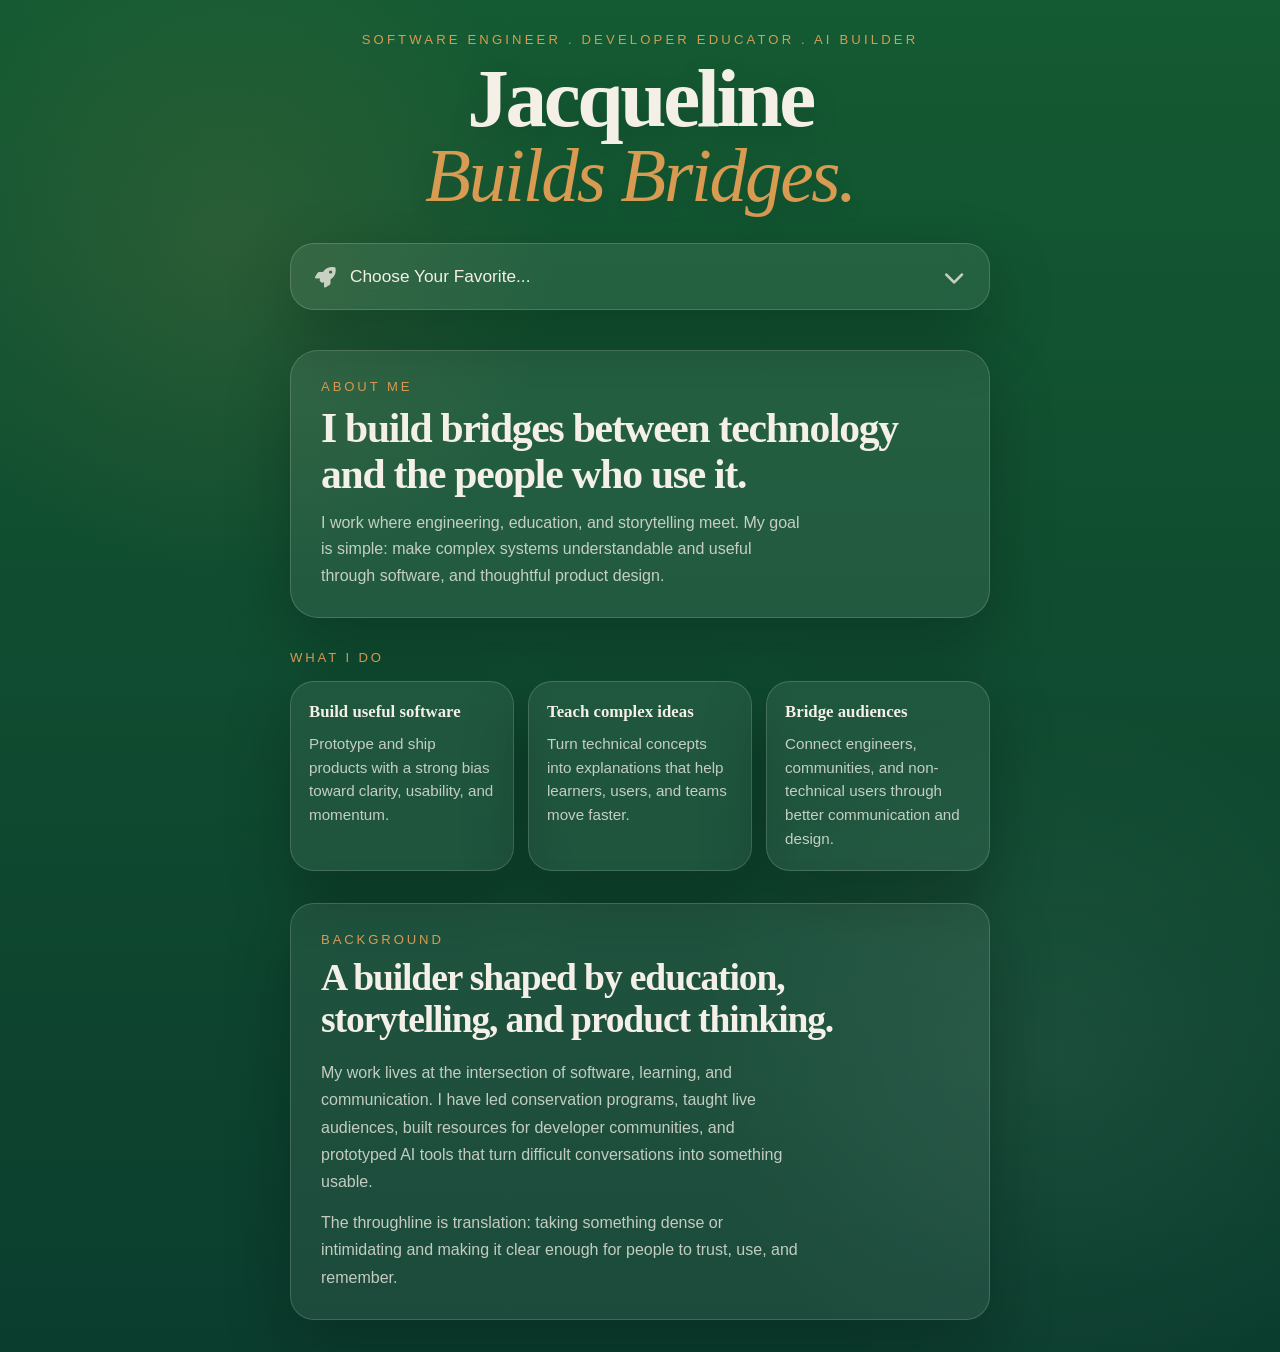
<file: index.html>
<!DOCTYPE html>
<html lang="en">
<head>
  <meta charset="UTF-8" />
  <meta name="viewport" content="width=device-width, initial-scale=1.0" />
  <title>Jacqueline's Portfolio</title>
  <link rel="stylesheet" href="https://cdnjs.cloudflare.com/ajax/libs/font-awesome/6.5.1/css/all.min.css" crossorigin="anonymous" referrerpolicy="no-referrer" />
  <link rel="stylesheet" href="./styles.css?v=20260423-home" />
</head>
<body>
  <main class="page-shell">
    <section class="hero-shell">
      <div class="intro-block">
        <p class="eyebrow">Software Engineer . Developer Educator . AI Builder</p>
        <h1 class="title">
          <span class="title-primary">Jacqueline</span>
          <span class="title-accent">Builds Bridges.</span>
        </h1>
      </div>

      <div class="dropdown-shell">
        <div class="custom-select">
          <!-- Select Trigger -->
          <div class="select-trigger">
            <div class="selected-option">
              <i class="fas fa-rocket"></i>
              <span>Choose Your Favorite...</span>
            </div>
            <i class="fas fa-chevron-down arrow"></i>
          </div>

          <!-- Dropdown -->
          <div class="dropdown">
            <!-- Search Box -->
            <div class="search-box">
              <input type="text" placeholder="Search options..." id="searchInput" />
              <i class="fas fa-search"></i>
            </div>

            <!-- Options Container -->
            <div class="options-container">
              <div class="option" data-value="projects" data-icon="fa-rocket" data-href="./projects.html?v=20260423-projects">
                <i class="fas fa-rocket" style="color: #8b5cf6;"></i>
                <span>Projects</span>
              </div>
              <div class="option" data-value="code" data-icon="fa-code" data-href="https://devreluni.substack.com/p/devrel-uni-august-updates">
                <i class="fas fa-code" style="color: #3b82f6;"></i>
                <span>Writing</span>
              </div>
              <div class="option" data-value="heart" data-icon="fa-heart" data-href="./educator.html?v=20260310-educator">
                <i class="fas fa-heart" style="color: #ec4899;"></i>
                <span>Educator Roles</span>
              </div>
              <div class="option" data-value="star" data-icon="fa-star" data-href="./Joya-Resume.pdf">
                <i class="fas fa-star" style="color: #fbbf24;"></i>
                <span>Resume</span>
              </div>
              <div class="option" data-value="coffee" data-icon="fa-coffee" data-href="https://www.linkedin.com/in/jacqueline-j-29304abb/">
                <i class="fas fa-coffee" style="color: #92400e;"></i>
                <span>Contact info</span>
              </div>
            </div>

            <!-- No Results Message -->
            <div class="no-results">
              <i class="fas fa-search"></i>
              <p>No results found!</p>
            </div>
          </div>
        </div>
      </div>

      <section class="about-panel">
        <p class="about-kicker">About Me</p>
        <h2 class="about-title">I build bridges between technology and the people who use it.</h2>
        <p class="about-copy">
          I work where engineering, education, and storytelling meet.
          My goal is simple: make complex systems understandable and useful through software, and thoughtful product design.
        </p>
      </section>

      <section class="what-i-do">
        <div class="section-header">
          <p class="section-kicker">What I Do</p>
        </div>
        <div class="what-grid">
          <article class="what-card">
            <h3>Build useful software</h3>
            <p>Prototype and ship products with a strong bias toward clarity, usability, and momentum.</p>
          </article>
          <article class="what-card">
            <h3>Teach complex ideas</h3>
            <p>Turn technical concepts into explanations that help learners, users, and teams move faster.</p>
          </article>
          <article class="what-card">
            <h3>Bridge audiences</h3>
            <p>Connect engineers, communities, and non-technical users through better communication and design.</p>
          </article>
        </div>
      </section>

      <section class="background-panel">
        <div class="section-header">
          <p class="section-kicker">Background</p>
          <h2 class="section-title">A builder shaped by education, storytelling, and product thinking.</h2>
        </div>
        <div class="background-copy">
          <p>
            My work lives at the intersection of software, learning, and communication. I have led conservation
            programs, taught live audiences, built resources for developer communities, and prototyped AI tools that
            turn difficult conversations into something usable.
          </p>
          <p>
            The throughline is translation: taking something dense or intimidating and making it clear enough for
            people to trust, use, and remember.
          </p>
        </div>
      </section>
    </section>
  </main>

  <script src="./script.js?v=20260423-home"></script>
</body>
</html>
</file>
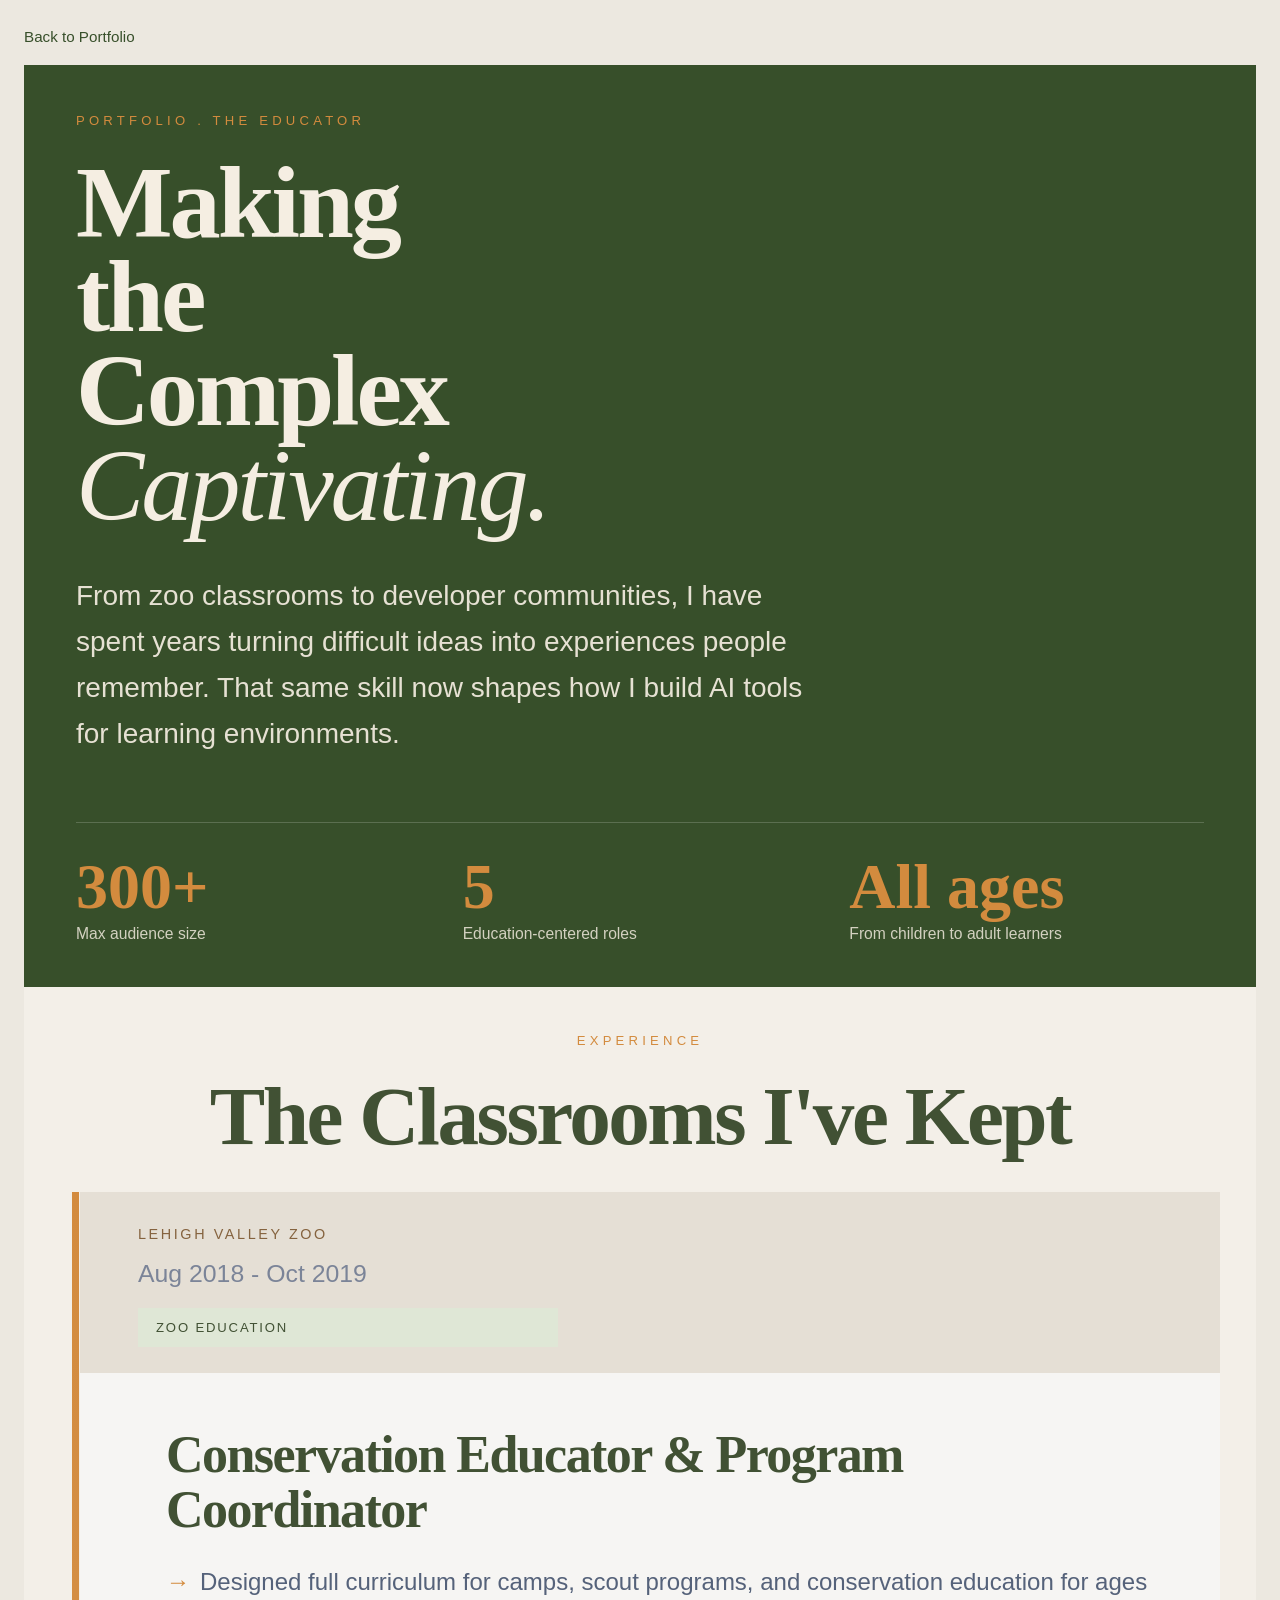
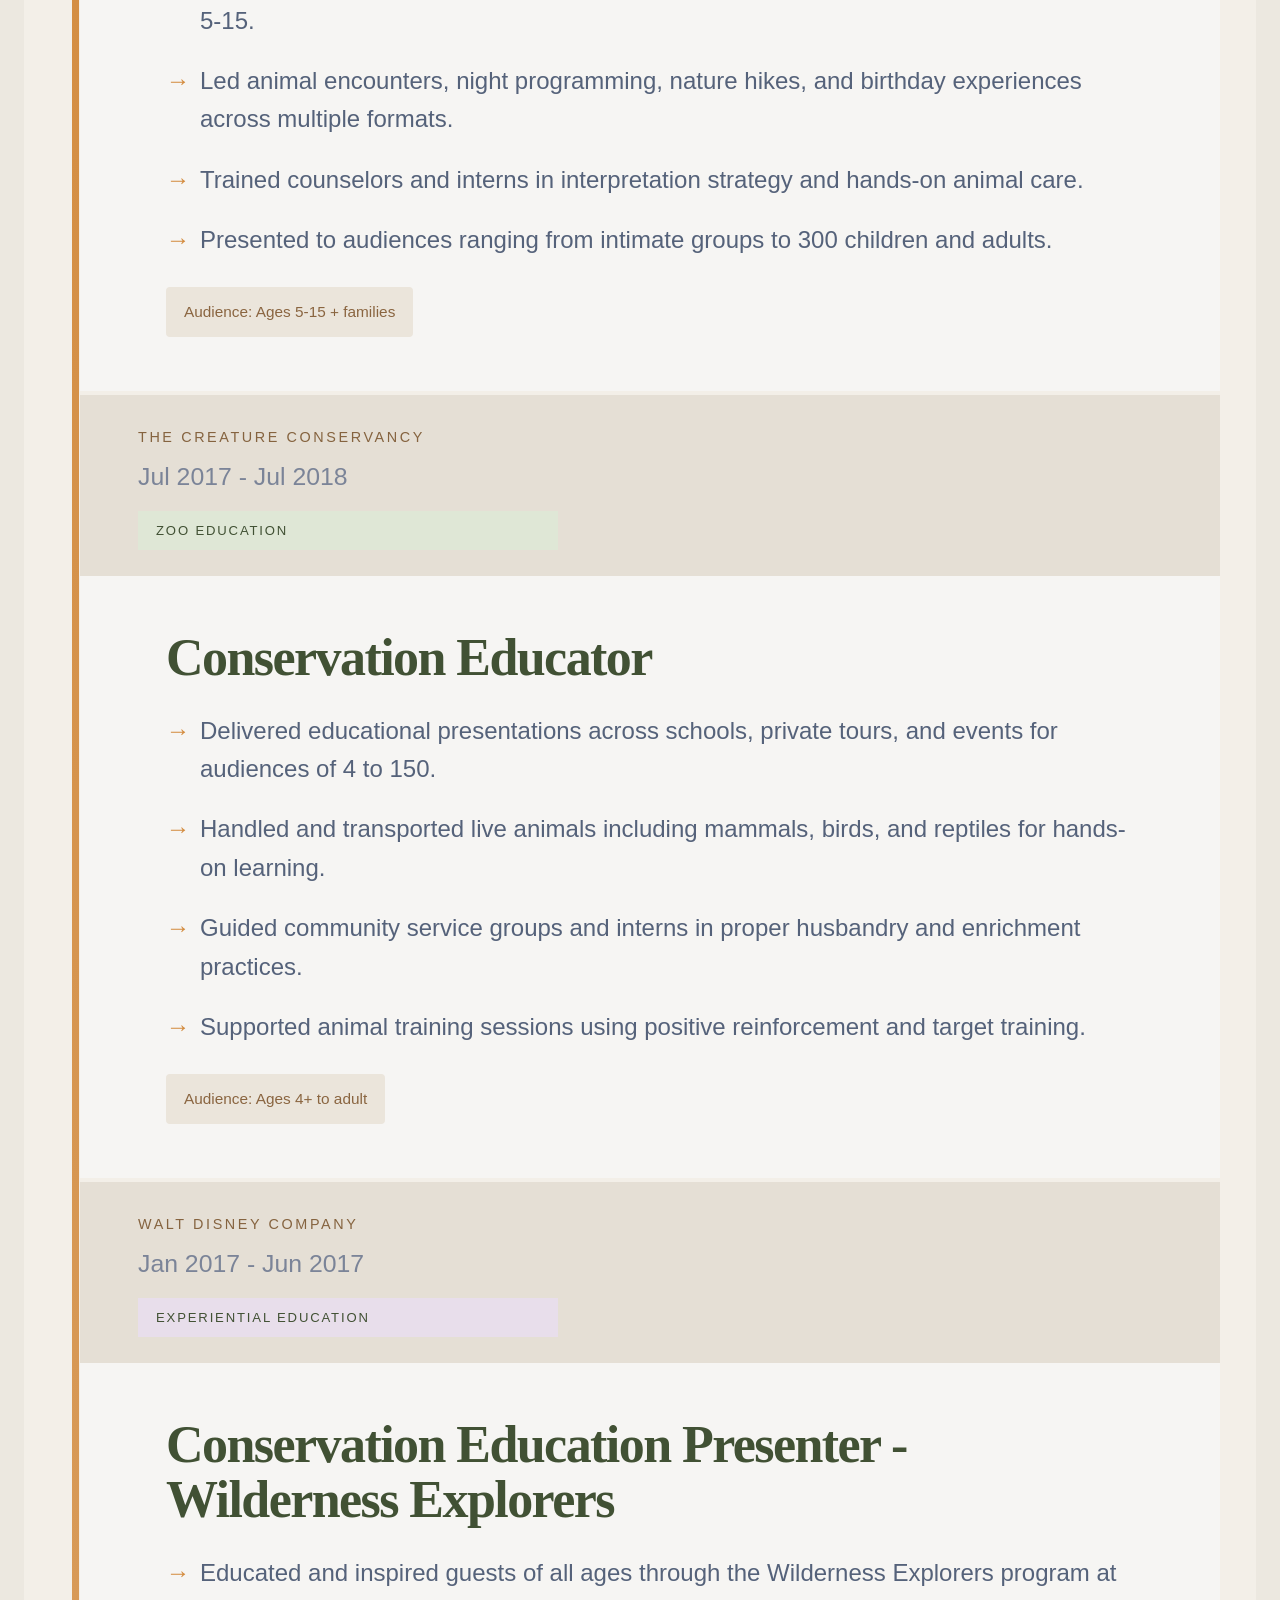
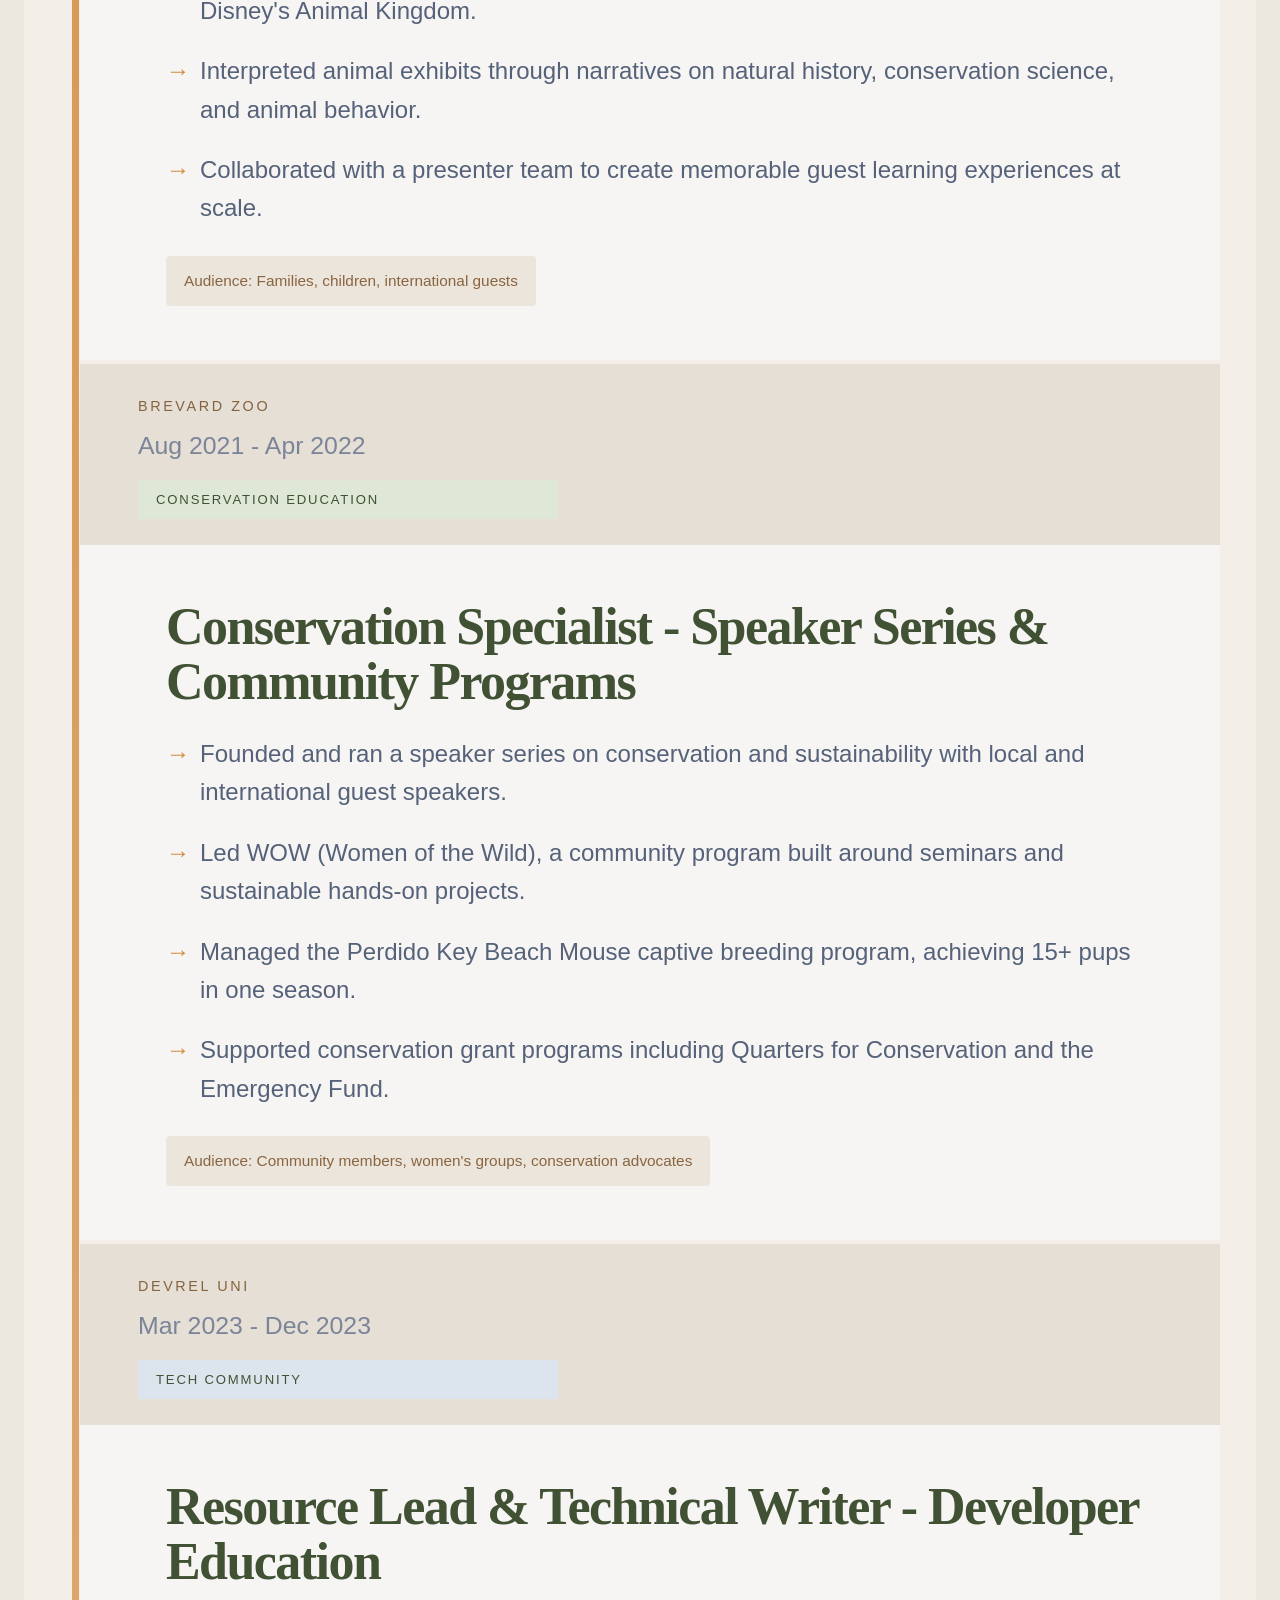
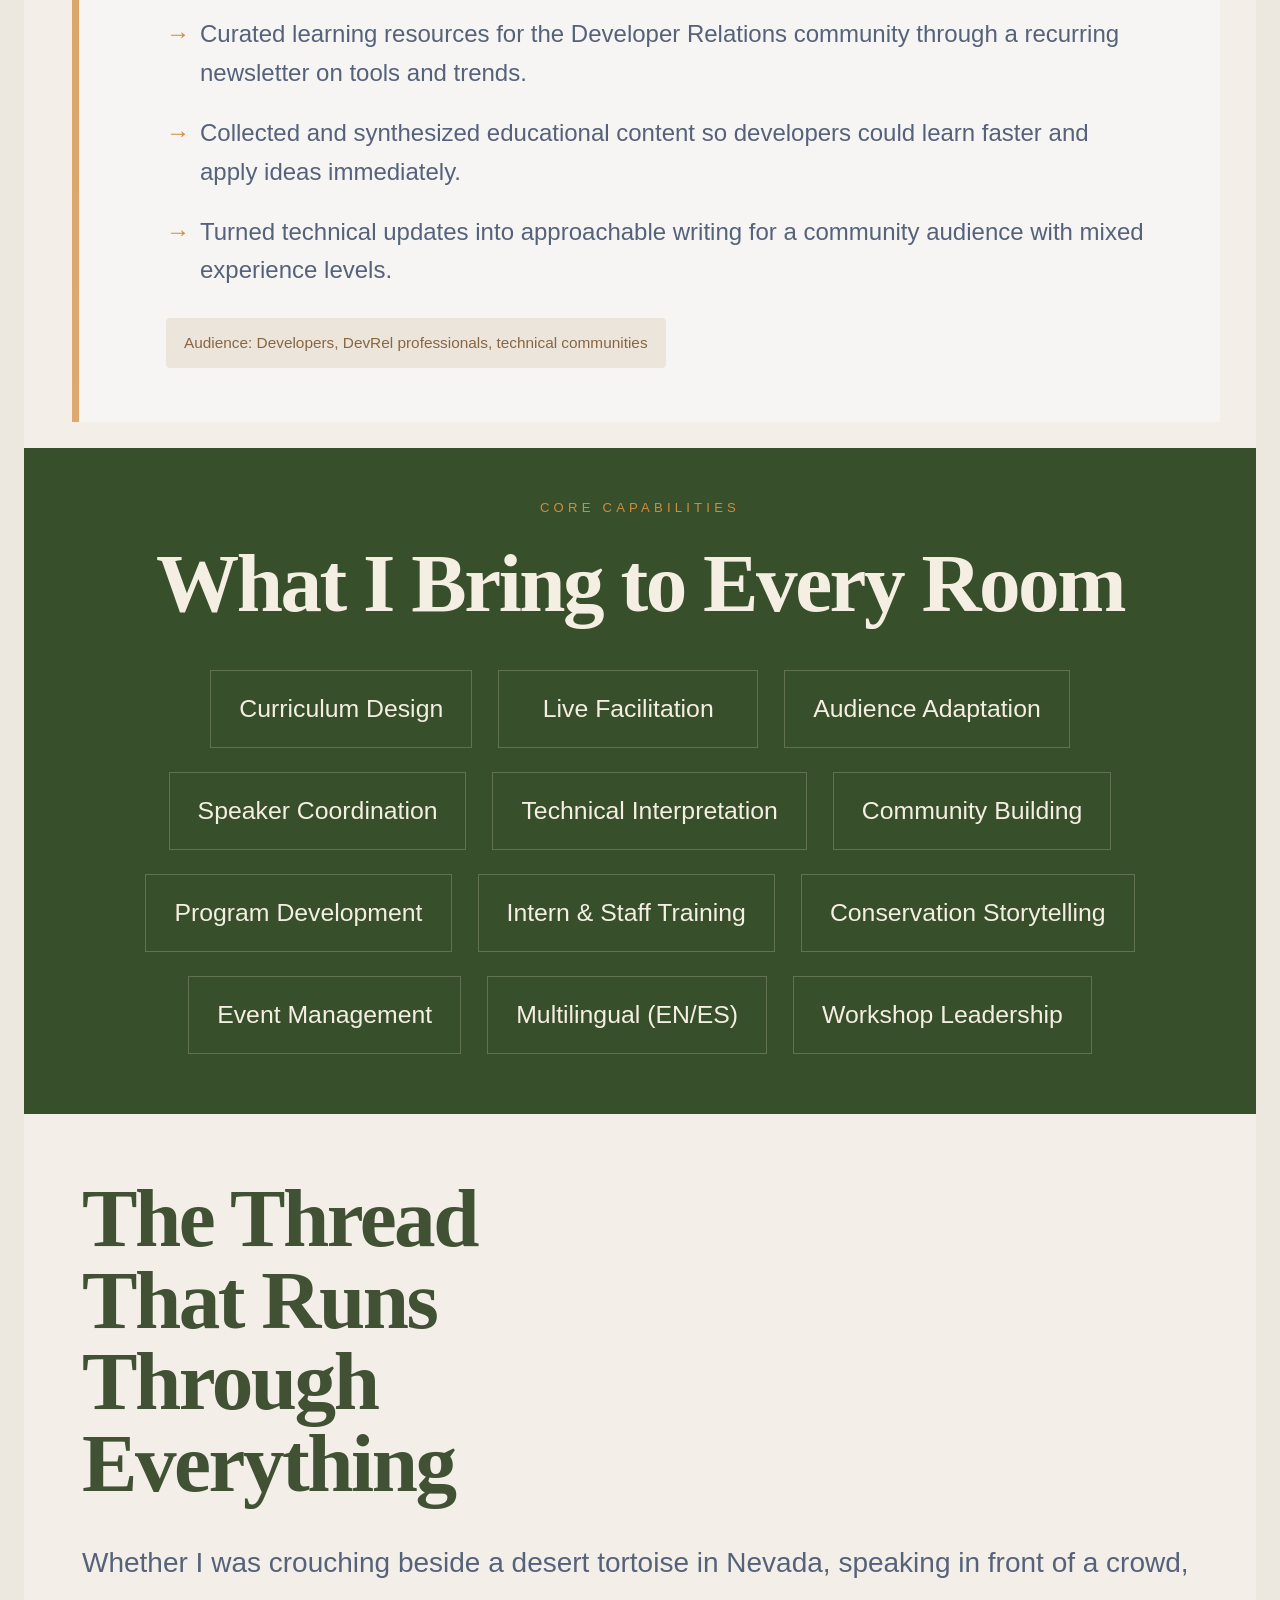
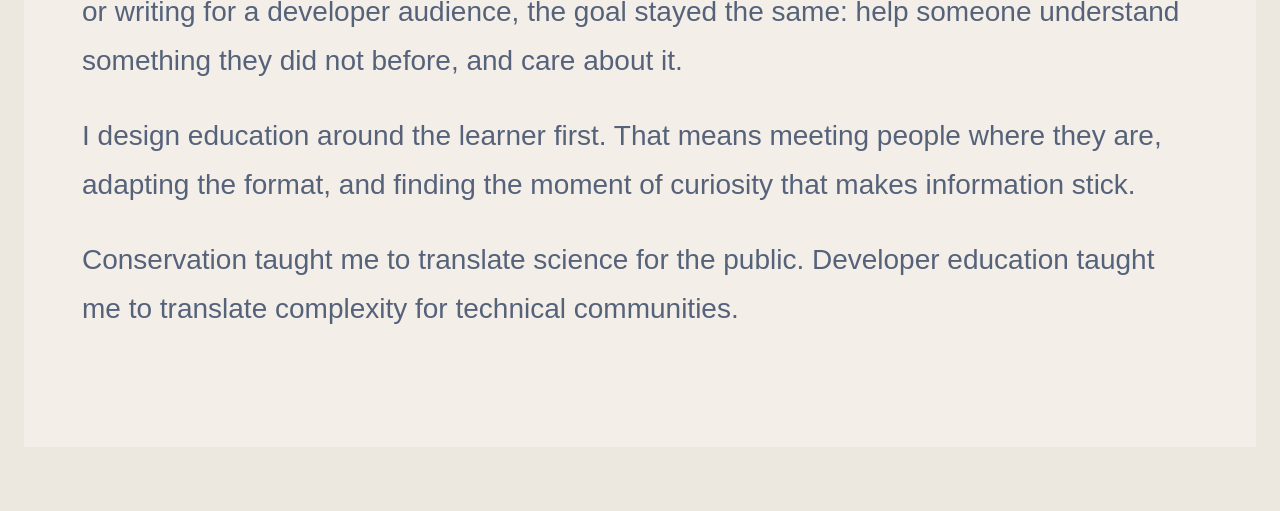
<file: educator.html>
<!DOCTYPE html>
<html lang="en">
<head>
  <meta charset="UTF-8" />
  <meta name="viewport" content="width=device-width, initial-scale=1.0" />
  <title>Educator Role | Jacqueline's Portfolio</title>
  <link rel="stylesheet" href="./educator.css?v=20260310-educator" />
</head>
<body>
  <div class="educator-page">
    <a href="./index.html?v=20260310-home" class="back-link">Back to Portfolio</a>

    <section class="hero">
      <p class="section-tag">Portfolio . The Educator</p>
      <h1>Making the Complex <span>Captivating.</span></h1>
      <p class="hero-copy">
        From zoo classrooms to developer communities, I have spent years turning difficult ideas into experiences
        people remember. That same skill now shapes how I build AI tools for learning environments.
      </p>

      <div class="hero-stats">
        <article>
          <strong>300+</strong>
          <span>Max audience size</span>
        </article>
        <article>
          <strong>5</strong>
          <span>Education-centered roles</span>
        </article>
        <article>
          <strong>All ages</strong>
          <span>From children to adult learners</span>
        </article>
      </div>
    </section>

    <section class="experience">
      <div class="section-heading">
        <p class="section-tag section-tag-light">Experience</p>
        <h2>The Classrooms I've Kept</h2>
      </div>

      <div class="experience-rail">
        <article class="role-card">
          <div class="role-meta">
            <p class="org">Lehigh Valley Zoo</p>
            <p class="date">Aug 2018 - Oct 2019</p>
            <p class="discipline">Zoo Education</p>
          </div>
          <div class="role-body">
            <h3>Conservation Educator &amp; Program Coordinator</h3>
            <ul>
              <li>Designed full curriculum for camps, scout programs, and conservation education for ages 5-15.</li>
              <li>Led animal encounters, night programming, nature hikes, and birthday experiences across multiple formats.</li>
              <li>Trained counselors and interns in interpretation strategy and hands-on animal care.</li>
              <li>Presented to audiences ranging from intimate groups to 300 children and adults.</li>
            </ul>
            <p class="audience-pill">Audience: Ages 5-15 + families</p>
          </div>
        </article>

        <article class="role-card">
          <div class="role-meta">
            <p class="org">The Creature Conservancy</p>
            <p class="date">Jul 2017 - Jul 2018</p>
            <p class="discipline">Zoo Education</p>
          </div>
          <div class="role-body">
            <h3>Conservation Educator</h3>
            <ul>
              <li>Delivered educational presentations across schools, private tours, and events for audiences of 4 to 150.</li>
              <li>Handled and transported live animals including mammals, birds, and reptiles for hands-on learning.</li>
              <li>Guided community service groups and interns in proper husbandry and enrichment practices.</li>
              <li>Supported animal training sessions using positive reinforcement and target training.</li>
            </ul>
            <p class="audience-pill">Audience: Ages 4+ to adult</p>
          </div>
        </article>

        <article class="role-card">
          <div class="role-meta role-meta-lilac">
            <p class="org">Walt Disney Company</p>
            <p class="date">Jan 2017 - Jun 2017</p>
            <p class="discipline">Experiential Education</p>
          </div>
          <div class="role-body">
            <h3>Conservation Education Presenter - Wilderness Explorers</h3>
            <ul>
              <li>Educated and inspired guests of all ages through the Wilderness Explorers program at Disney's Animal Kingdom.</li>
              <li>Interpreted animal exhibits through narratives on natural history, conservation science, and animal behavior.</li>
              <li>Collaborated with a presenter team to create memorable guest learning experiences at scale.</li>
            </ul>
            <p class="audience-pill">Audience: Families, children, international guests</p>
          </div>
        </article>

        <article class="role-card">
          <div class="role-meta">
            <p class="org">Brevard Zoo</p>
            <p class="date">Aug 2021 - Apr 2022</p>
            <p class="discipline">Conservation Education</p>
          </div>
          <div class="role-body">
            <h3>Conservation Specialist - Speaker Series &amp; Community Programs</h3>
            <ul>
              <li>Founded and ran a speaker series on conservation and sustainability with local and international guest speakers.</li>
              <li>Led WOW (Women of the Wild), a community program built around seminars and sustainable hands-on projects.</li>
              <li>Managed the Perdido Key Beach Mouse captive breeding program, achieving 15+ pups in one season.</li>
              <li>Supported conservation grant programs including Quarters for Conservation and the Emergency Fund.</li>
            </ul>
            <p class="audience-pill">Audience: Community members, women's groups, conservation advocates</p>
          </div>
        </article>

        <article class="role-card">
          <div class="role-meta role-meta-blue">
            <p class="org">DevRel Uni</p>
            <p class="date">Mar 2023 - Dec 2023</p>
            <p class="discipline">Tech Community</p>
          </div>
          <div class="role-body">
            <h3>Resource Lead &amp; Technical Writer - Developer Education</h3>
            <ul>
              <li>Curated learning resources for the Developer Relations community through a recurring newsletter on tools and trends.</li>
              <li>Collected and synthesized educational content so developers could learn faster and apply ideas immediately.</li>
              <li>Turned technical updates into approachable writing for a community audience with mixed experience levels.</li>
            </ul>
            <p class="audience-pill">Audience: Developers, DevRel professionals, technical communities</p>
          </div>
        </article>
      </div>
    </section>

    <section class="capabilities">
      <p class="section-tag">Core Capabilities</p>
      <h2>What I Bring to Every Room</h2>
      <div class="capability-grid">
        <span>Curriculum Design</span>
        <span>Live Facilitation</span>
        <span>Audience Adaptation</span>
        <span>Speaker Coordination</span>
        <span>Technical Interpretation</span>
        <span>Community Building</span>
        <span>Program Development</span>
        <span>Intern &amp; Staff Training</span>
        <span>Conservation Storytelling</span>
        <span>Event Management</span>
        <span>Multilingual (EN/ES)</span>
        <span>Workshop Leadership</span>
      </div>
    </section>

    <section class="thread">
      <div class="thread-copy">
        <h2>The Thread That Runs Through Everything</h2>
        <p>
          Whether I was crouching beside a desert tortoise in Nevada, speaking in front of a crowd, or writing for a
          developer audience, the goal stayed the same: help someone understand something they did not before, and care about it.
        </p>
        <p>
          I design education around the learner first. That means meeting people where they are, adapting the format,
          and finding the moment of curiosity that makes information stick.
        </p>
        <p>
          Conservation taught me to translate science for the public. Developer education taught me to translate complexity
          for technical communities.
        </p>
      </div>
    </section>
  </div>
</body>
</html>
</file>
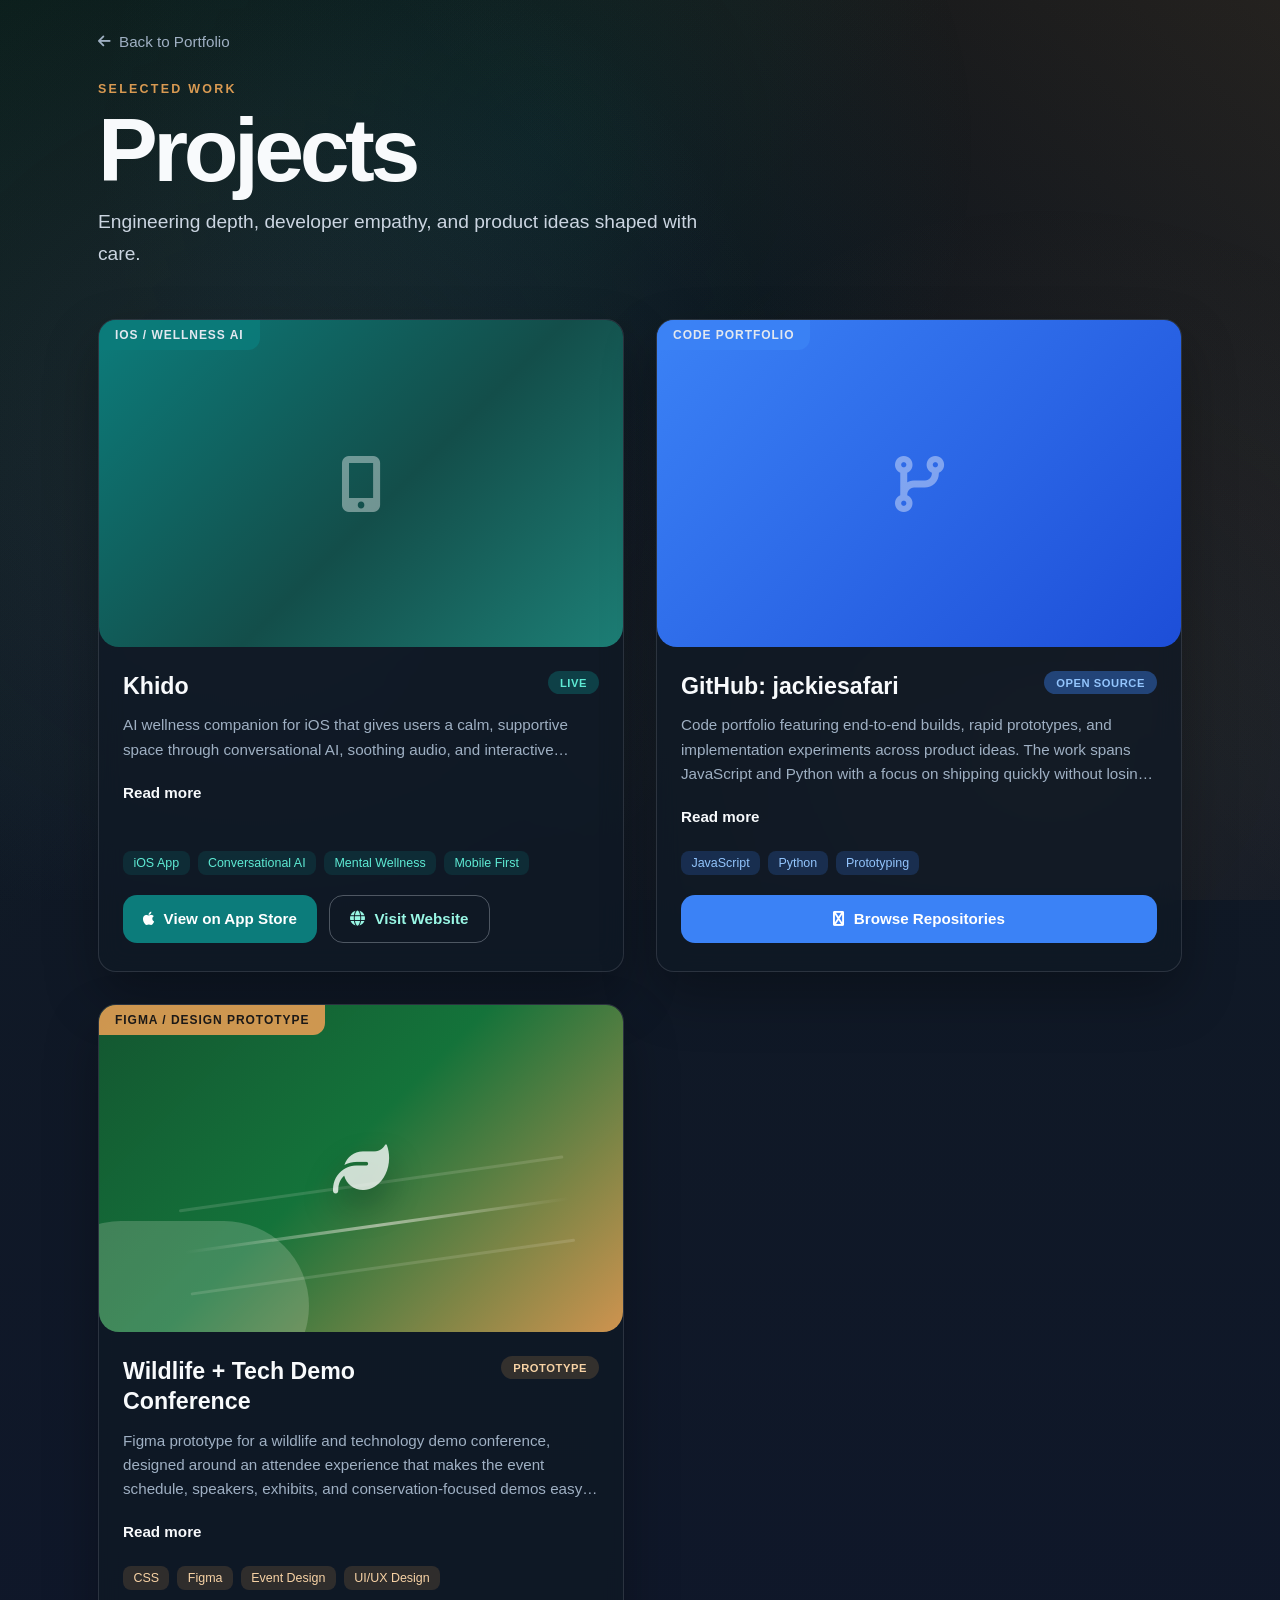
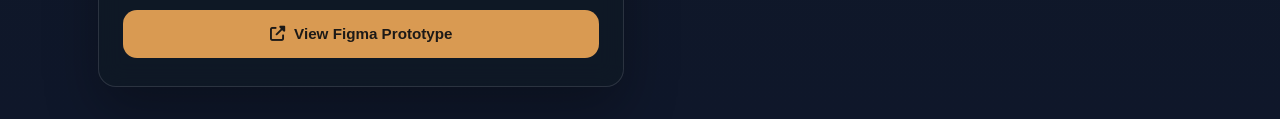
<file: projects.html>
<!DOCTYPE html>
<html lang="en">
<head>
  <meta charset="UTF-8" />
  <meta name="viewport" content="width=device-width, initial-scale=1.0" />
  <title>Projects | Jacqueline's Portfolio</title>
  <link rel="stylesheet" href="https://cdnjs.cloudflare.com/ajax/libs/font-awesome/6.5.1/css/all.min.css" crossorigin="anonymous" referrerpolicy="no-referrer" />
  <link rel="stylesheet" href="./projects.css?v=20260423b-projects" />
</head>
<body>
  <div class="projects-page">
    <a href="./index.html?v=20260310-home" class="back-link">
      <i class="fas fa-arrow-left"></i>
      <span>Back to Portfolio</span>
    </a>

    <header class="projects-hero">
      <p class="page-kicker">Selected Work</p>
      <h1 class="page-title">Projects</h1>
      <p class="page-subtitle">Engineering depth, developer empathy, and product ideas shaped with care.</p>
    </header>

    <div class="cards-grid">
      <!-- Project 1: Khido -->
      <article class="project-card card-accent-1">
        <span class="card-category">iOS / Wellness AI</span>
        <div class="card-image">
          <div class="image-placeholder" style="background: linear-gradient(135deg, #0c7c7b 0%, #134e4a 55%, #1d7f76 100%);">
            <i class="fas fa-mobile-screen-button"></i>
          </div>
        </div>
        <div class="card-content">
          <div class="card-header">
            <h2>Khido</h2>
            <span class="card-badge">Live</span>
          </div>
          <p class="card-description is-collapsed" id="project-description-khido">
            AI wellness companion for iOS that gives users a calm, supportive space through conversational AI, soothing audio, and interactive experiences. Built mobile-first, it blends an empathetic chatbot with lightweight games and nature soundscapes to help people regulate stress and build daily mental wellness habits.
          </p>
          <button class="read-more-toggle" type="button" aria-expanded="false" aria-controls="project-description-khido">
            Read more
          </button>
          <div class="card-tags">
            <span>iOS App</span>
            <span>Conversational AI</span>
            <span>Mental Wellness</span>
            <span>Mobile First</span>
          </div>
          <div class="card-buttons">
            <a href="https://apps.apple.com/us/app/khido/id6760389162" target="_blank" rel="noopener noreferrer" class="card-btn">
              <i class="fab fa-apple"></i>
              View on App Store
            </a>
            <a href="https://khido-zen-haven.lovable.app" target="_blank" rel="noopener noreferrer" class="card-btn-secondary">
              <i class="fas fa-globe"></i>
              Visit Website
            </a>
          </div>
        </div>
      </article>

      <!-- Project 2: GitHub / Code Portfolio -->
      <article class="project-card card-accent-2">
        <span class="card-category">Code Portfolio</span>
        <div class="card-image">
          <div class="image-placeholder" style="background: linear-gradient(135deg, #3b82f6 0%, #1d4ed8 100%);">
            <i class="fas fa-code-branch"></i>
          </div>
        </div>
        <div class="card-content">
          <div class="card-header">
            <h2>GitHub: jackiesafari</h2>
            <span class="card-badge">Open Source</span>
          </div>
          <p class="card-description card-description-roomy is-collapsed" id="project-description-github">
            Code portfolio featuring end-to-end builds, rapid prototypes, and implementation experiments across product ideas. The work spans JavaScript and Python with a focus on shipping quickly without losing code clarity.
          </p>
          <button class="read-more-toggle" type="button" aria-expanded="false" aria-controls="project-description-github">
            Read more
          </button>
          <div class="card-tags">
            <span>JavaScript</span>
            <span>Python</span>
            <span>Prototyping</span>
          </div>
          <a href="https://github.com/jackiesafari" target="_blank" rel="noopener noreferrer" class="card-btn">
            <i class="fas fa-github"></i>
            Browse Repositories
          </a>
        </div>
      </article>

      <!-- Project 3: PostFuel temporarily hidden while the live app is down.
      <article class="project-card card-accent-3">
        <span class="card-category">AI / Content Workflow</span>
        <div class="card-image">
          <div class="image-placeholder" style="background: linear-gradient(135deg, #8b5cf6 0%, #6d28d9 52%, #4338ca 100%);">
            <i class="fas fa-pen-ruler"></i>
          </div>
        </div>
        <div class="card-content">
          <div class="card-header">
            <h2>PostFuel</h2>
            <span class="card-badge">Live</span>
          </div>
          <p class="card-description card-description-roomy is-collapsed" id="project-description-postfuel">
            Next.js content drafting tool that turns raw topics, notes, docs, changelogs, and code snippets into structured, reviewable drafts. It helps teams create blog posts, summaries, technical walkthroughs, and social cutdowns while keeping supporting evidence attached before anything is published.
          </p>
          <button class="read-more-toggle" type="button" aria-expanded="false" aria-controls="project-description-postfuel">
            Read more
          </button>
          <div class="card-tags">
            <span>Next.js</span>
            <span>AI Drafting</span>
            <span>Editorial Workflow</span>
            <span>Content Ops</span>
          </div>
          <a href="https://postfuel-roan.vercel.app" target="_blank" rel="noopener noreferrer" class="card-btn">
            <i class="fas fa-external-link-alt"></i>
            View Live App
          </a>
        </div>
      </article>
      -->

      <!-- Project 4: Figma / Wildlife Event -->
      <article class="project-card card-accent-4">
        <span class="card-category">Figma / Design Prototype</span>
        <div class="card-image">
          <div class="image-placeholder wildlife-preview">
            <i class="fas fa-leaf"></i>
          </div>
        </div>
        <div class="card-content">
          <div class="card-header">
            <h2>Wildlife + Tech Demo Conference</h2>
            <span class="card-badge">Prototype</span>
          </div>
          <p class="card-description card-description-roomy is-collapsed" id="project-description-wildlife">
            Figma prototype for a wildlife and technology demo conference, designed around an attendee experience that makes the event schedule, speakers, exhibits, and conservation-focused demos easy to explore. The interface balances natural visual cues with practical event navigation.
          </p>
          <button class="read-more-toggle" type="button" aria-expanded="false" aria-controls="project-description-wildlife">
            Read more
          </button>
          <div class="card-tags">
            <span>CSS</span>
            <span>Figma</span>
            <span>Event Design</span>
            <span>UI/UX Design</span>
          </div>
          <a href="https://www.figma.com/make/M1XqVDFaq7krOL2MByl7L8/Tech-and-Wildlife-Event-Page?t=zg0ZdSTN9hbcvDaZ-1" target="_blank" rel="noopener noreferrer" class="card-btn">
            <i class="fas fa-external-link-alt"></i>
            View Figma Prototype
          </a>
        </div>
      </article>
    </div>
  </div>
  <script src="./projects.js?v=20260423-projects" defer></script>
</body>
</html>
</file>
<file: styles.css>
:root {
  --forest-top: #145a32;
  --forest-bottom: #0b3d2e;
  --forest-panel: rgba(255, 255, 255, 0.08);
  --forest-panel-strong: rgba(255, 255, 255, 0.1);
  --forest-line: rgba(255, 255, 255, 0.16);
  --paper: #f4efe7;
  --paper-soft: rgba(244, 239, 231, 0.78);
  --accent: #d99a52;
  --shadow: 0 24px 64px rgba(4, 15, 10, 0.28);
}

* {
  box-sizing: border-box;
  margin: 0;
  padding: 0;
}

html,
body {
  min-height: 100%;
}

body {
  min-height: 100vh;
  font-family: Georgia, "Times New Roman", serif;
  background:
    radial-gradient(circle at 18% 18%, rgba(217, 154, 82, 0.12), transparent 22%),
    radial-gradient(circle at 82% 78%, rgba(255, 255, 255, 0.06), transparent 24%),
    linear-gradient(180deg, var(--forest-top) 0%, var(--forest-bottom) 100%);
  color: var(--paper);
  padding: 32px 18px;
}

body::before {
  content: "";
  position: fixed;
  inset: 0;
  background: linear-gradient(90deg, rgba(255, 255, 255, 0.02) 0, rgba(255, 255, 255, 0.02) 1px, transparent 1px, transparent 100%);
  background-size: 36px 36px;
  opacity: 0.22;
  pointer-events: none;
  z-index: -1;
}

.page-shell {
  width: 100%;
  display: flex;
  justify-content: center;
}

.hero-shell {
  width: min(700px, 100%);
  display: flex;
  flex-direction: column;
  align-items: center;
  gap: 32px;
  text-align: center;
}

.intro-block {
  width: 100%;
  display: flex;
  flex-direction: column;
  gap: 12px;
}

.eyebrow {
  font-family: "Trebuchet MS", Arial, sans-serif;
  font-size: 0.82rem;
  letter-spacing: 0.24em;
  text-transform: uppercase;
  color: var(--accent);
}

.title {
  display: flex;
  flex-direction: column;
  align-items: center;
  gap: 2px;
  font-size: clamp(3rem, 7vw, 5.2rem);
  line-height: 0.95;
  letter-spacing: -0.04em;
  color: var(--paper);
  text-shadow: 0 10px 30px rgba(0, 0, 0, 0.15);
}

.title-primary {
  display: block;
}

.title-accent {
  display: block;
  font-size: clamp(2.6rem, 6.2vw, 4.7rem);
  font-style: italic;
  font-weight: 500;
  letter-spacing: -0.03em;
  color: var(--accent);
  text-shadow: 0 10px 24px rgba(0, 0, 0, 0.12);
}

.dropdown-shell {
  width: 100%;
  padding-bottom: 4px;
}

.custom-select {
  width: 100%;
}

.select-trigger {
  width: 100%;
  display: flex;
  justify-content: space-between;
  align-items: center;
  padding: 22px 24px;
  border-radius: 24px;
  border: 1px solid var(--forest-line);
  background: var(--forest-panel);
  backdrop-filter: blur(14px);
  box-shadow: var(--shadow);
  cursor: pointer;
  transition:
    transform 0.28s ease,
    border-color 0.28s ease,
    background 0.28s ease,
    box-shadow 0.28s ease;
}

.select-trigger:hover {
  transform: translateY(-2px);
  border-color: rgba(255, 255, 255, 0.24);
  background: var(--forest-panel-strong);
}

.select-trigger.active {
  border-color: rgba(217, 154, 82, 0.5);
  box-shadow: 0 0 0 3px rgba(217, 154, 82, 0.12), var(--shadow);
}

.selected-option {
  display: flex;
  align-items: center;
  gap: 14px;
  font-family: "Trebuchet MS", Arial, sans-serif;
  font-size: 1.08rem;
  color: var(--paper);
}

.selected-option i,
.arrow {
  color: var(--paper-soft);
  font-size: 1.3rem;
}

.arrow {
  transition: transform 0.28s ease;
}

.select-trigger.active .arrow {
  transform: rotate(180deg);
}

.dropdown {
  display: none;
  width: 100%;
  flex-direction: column;
  margin-top: 14px;
  padding: 14px;
  border-radius: 24px;
  border: 1px solid var(--forest-line);
  background: rgba(11, 61, 46, 0.96);
  box-shadow: 0 20px 40px rgba(0, 0, 0, 0.18);
  overflow-x: hidden;
}

.dropdown.active {
  display: flex;
}

.search-box {
  position: relative;
  margin-bottom: 14px;
}

.search-box input {
  width: 100%;
  padding: 15px 44px 15px 16px;
  border-radius: 16px;
  border: 1px solid rgba(255, 255, 255, 0.12);
  background: rgba(255, 255, 255, 0.06);
  color: var(--paper);
  font-family: "Trebuchet MS", Arial, sans-serif;
  font-size: 1rem;
  outline: none;
  transition: border-color 0.24s ease, background 0.24s ease, box-shadow 0.24s ease;
}

.search-box input::placeholder {
  color: rgba(244, 239, 231, 0.54);
}

.search-box input:focus {
  border-color: rgba(217, 154, 82, 0.36);
  box-shadow: 0 0 0 3px rgba(217, 154, 82, 0.12);
}

.search-box i {
  position: absolute;
  right: 16px;
  top: 50%;
  transform: translateY(-50%);
  color: rgba(244, 239, 231, 0.54);
}

.options-container {
  overflow: visible;
  max-height: none;
  padding-right: 0;
}

.option {
  position: relative;
  display: flex;
  align-items: center;
  gap: 14px;
  width: 100%;
  margin-bottom: 8px;
  padding: 14px 16px;
  border-radius: 14px;
  border: 1px solid transparent;
  color: var(--paper);
  cursor: pointer;
  overflow: hidden;
  text-align: left;
  transition:
    transform 0.28s ease,
    border-color 0.28s ease,
    background 0.28s ease,
    box-shadow 0.28s ease;
}

.option::before {
  content: "";
  position: absolute;
  inset: 0;
  opacity: 0;
  background: linear-gradient(90deg, rgba(217, 154, 82, 0.08), rgba(255, 255, 255, 0.05));
  transition: opacity 0.28s ease;
}

.option:hover::before {
  opacity: 1;
}

.option:hover {
  transform: translateX(6px);
  border-color: rgba(255, 255, 255, 0.12);
  background: rgba(255, 255, 255, 0.06);
  box-shadow: inset 0 0 0 1px rgba(217, 154, 82, 0.14);
}

.option i,
.option span {
  position: relative;
  z-index: 1;
}

.option i {
  font-size: 1.3rem;
  min-width: 28px;
}

.option span {
  flex: 1;
  font-family: "Trebuchet MS", Arial, sans-serif;
  font-size: 1rem;
  text-align: left;
}

.option.selected {
  border-color: rgba(217, 154, 82, 0.24);
  background: rgba(255, 255, 255, 0.06);
}

.option.selected::after {
  content: "\f00c";
  position: relative;
  z-index: 1;
  font-family: "Font Awesome 6 Free";
  font-weight: 900;
  color: #f8d3a5;
  font-size: 1rem;
}

.option.hidden {
  display: none;
}

.no-results {
  display: none;
  padding: 28px 18px;
  text-align: center;
  color: rgba(244, 239, 231, 0.64);
  font-family: "Trebuchet MS", Arial, sans-serif;
}

.no-results.show {
  display: block;
}

.no-results i {
  display: block;
  margin-bottom: 12px;
  font-size: 2.3rem;
}

.about-panel {
  width: 100%;
  max-width: 700px;
  display: flex;
  flex-direction: column;
  gap: 12px;
  padding: 28px 30px;
  margin-top: 4px;
  border-radius: 28px;
  border: 1px solid var(--forest-line);
  background: rgba(255, 255, 255, 0.08);
  box-shadow: var(--shadow);
  text-align: left;
}

.about-kicker {
  font-family: "Trebuchet MS", Arial, sans-serif;
  font-size: 0.82rem;
  letter-spacing: 0.22em;
  text-transform: uppercase;
  color: var(--accent);
}

.about-title {
  font-size: clamp(1.7rem, 3.7vw, 2.6rem);
  line-height: 1.1;
  letter-spacing: -0.03em;
  color: var(--paper);
}

.about-copy {
  max-width: 54ch;
  font-family: "Trebuchet MS", Arial, sans-serif;
  font-size: 1rem;
  line-height: 1.65;
  color: var(--paper-soft);
}

.what-i-do,
.background-panel {
  width: 100%;
  max-width: 700px;
}

.what-i-do {
  display: flex;
  flex-direction: column;
  gap: 16px;
}

.section-header {
  display: flex;
  flex-direction: column;
  gap: 10px;
  text-align: left;
}

.section-kicker {
  font-family: "Trebuchet MS", Arial, sans-serif;
  font-size: 0.82rem;
  letter-spacing: 0.22em;
  text-transform: uppercase;
  color: var(--accent);
}

.section-title {
  font-size: clamp(1.6rem, 3.5vw, 2.35rem);
  line-height: 1.12;
  letter-spacing: -0.03em;
  color: var(--paper);
}

.what-grid {
  display: grid;
  grid-template-columns: repeat(3, minmax(0, 1fr));
  gap: 14px;
}

.what-card,
.background-panel {
  border-radius: 24px;
  border: 1px solid var(--forest-line);
  background: rgba(255, 255, 255, 0.07);
  box-shadow: var(--shadow);
}

.what-card {
  padding: 20px 18px;
  text-align: left;
}

.what-card h3 {
  margin-bottom: 10px;
  font-size: 1.05rem;
  line-height: 1.2;
  color: var(--paper);
}

.what-card p {
  font-family: "Trebuchet MS", Arial, sans-serif;
  font-size: 0.95rem;
  line-height: 1.55;
  color: var(--paper-soft);
}

.background-panel {
  display: flex;
  flex-direction: column;
  gap: 18px;
  padding: 28px 30px;
  text-align: left;
}

.background-copy {
  display: flex;
  flex-direction: column;
  gap: 14px;
  max-width: 60ch;
}

.background-copy p {
  font-family: "Trebuchet MS", Arial, sans-serif;
  font-size: 1rem;
  line-height: 1.7;
  color: var(--paper-soft);
}

@media (max-width: 768px) {
  body {
    padding: 24px 14px;
  }

  .hero-shell {
    gap: 24px;
  }

  .title {
    font-size: 3rem;
  }

  .select-trigger,
  .about-panel {
    border-radius: 22px;
  }

  .about-panel {
    padding: 24px 22px 26px;
  }

  .what-grid {
    grid-template-columns: 1fr;
  }

  .background-panel {
    padding: 24px 22px 26px;
  }
}

@media (max-width: 480px) {
  .eyebrow {
    font-size: 0.72rem;
    letter-spacing: 0.18em;
  }

  .selected-option {
    font-size: 0.98rem;
  }

  .about-title {
    font-size: 1.85rem;
  }

  .title-accent {
    font-size: 2.45rem;
  }

  .about-copy {
    font-size: 0.98rem;
  }
}
</file>
<file: educator.css>
:root {
  --forest: #374f2a;
  --forest-deep: #2b3f21;
  --forest-soft: #465d36;
  --cream: #f3efe8;
  --paper: #ece8e0;
  --sand: #e5dfd5;
  --ink: #415134;
  --body: #55627a;
  --accent: #d38b3e;
  --mint-tag: #dfe7d6;
  --lilac-tag: #e8deeb;
  --blue-tag: #dce4ed;
  --line: rgba(65, 81, 52, 0.14);
}

* {
  box-sizing: border-box;
}

html,
body {
  margin: 0;
  padding: 0;
}

body {
  font-family: Georgia, "Times New Roman", serif;
  background: var(--paper);
  color: var(--ink);
}

.educator-page {
  width: min(1280px, calc(100vw - 48px));
  margin: 0 auto;
  padding: 28px 0 64px;
}

.back-link {
  display: inline-block;
  margin: 0 0 20px;
  color: var(--forest);
  text-decoration: none;
  font-family: "Trebuchet MS", Arial, sans-serif;
  font-size: 0.95rem;
}

.back-link:hover {
  text-decoration: underline;
}

.hero,
.capabilities {
  background: var(--forest);
  color: #f5eee2;
}

.hero {
  padding: 48px 52px 44px;
}

.section-tag {
  margin: 0 0 28px;
  font-family: "Trebuchet MS", Arial, sans-serif;
  font-size: 0.82rem;
  letter-spacing: 0.32em;
  text-transform: uppercase;
  color: var(--accent);
}

.section-tag-light {
  color: var(--accent);
  text-align: center;
}

.hero h1,
.section-heading h2,
.capabilities h2,
.thread h2,
.role-body h3 {
  font-weight: 700;
  letter-spacing: -0.03em;
}

.hero h1 {
  max-width: 7.5ch;
  margin: 0;
  font-size: clamp(4rem, 9vw, 6.4rem);
  line-height: 0.92;
}

.hero h1 span {
  font-style: italic;
  font-weight: 500;
}

.hero-copy {
  max-width: 760px;
  margin: 40px 0 64px;
  font-family: "Trebuchet MS", Arial, sans-serif;
  font-size: clamp(1.35rem, 2.5vw, 1.75rem);
  line-height: 1.65;
  color: rgba(245, 238, 226, 0.92);
}

.hero-stats {
  display: grid;
  grid-template-columns: repeat(3, minmax(0, 1fr));
  gap: 32px;
  padding-top: 34px;
  border-top: 1px solid rgba(255, 255, 255, 0.18);
}

.hero-stats article strong {
  display: block;
  margin-bottom: 8px;
  font-size: clamp(2.8rem, 5vw, 4.2rem);
  color: var(--accent);
  line-height: 0.95;
}

.hero-stats article span {
  display: block;
  font-family: "Trebuchet MS", Arial, sans-serif;
  font-size: 0.98rem;
  color: rgba(245, 238, 226, 0.82);
}

.experience,
.thread {
  background: var(--cream);
}

.experience {
  padding: 46px 36px 22px;
}

.section-heading {
  margin-bottom: 34px;
}

.section-heading h2,
.capabilities h2,
.thread h2 {
  margin: 0;
  font-size: clamp(3rem, 7vw, 5.2rem);
  line-height: 0.98;
}

.section-heading h2 {
  text-align: center;
}

.experience-rail {
  position: relative;
  margin-left: 12px;
  padding-left: 8px;
}

.experience-rail::before {
  content: "";
  position: absolute;
  top: 0;
  bottom: 0;
  left: 0;
  width: 7px;
  background: linear-gradient(180deg, var(--accent) 0%, rgba(211, 139, 62, 0.7) 100%);
}

.role-card {
  margin-bottom: 4px;
  background: var(--sand);
}

.role-meta {
  padding: 34px 58px 26px;
}

.org {
  margin: 0 0 18px;
  font-family: "Trebuchet MS", Arial, sans-serif;
  font-size: 0.9rem;
  letter-spacing: 0.18em;
  text-transform: uppercase;
  color: #85633f;
}

.date {
  margin: 0 0 20px;
  font-family: "Trebuchet MS", Arial, sans-serif;
  font-size: clamp(1.2rem, 2.2vw, 1.55rem);
  color: #7b8498;
}

.discipline {
  display: inline-block;
  min-width: min(100%, 420px);
  margin: 0;
  padding: 12px 18px;
  font-family: "Trebuchet MS", Arial, sans-serif;
  font-size: 0.82rem;
  letter-spacing: 0.14em;
  text-transform: uppercase;
  color: var(--ink);
  background: var(--mint-tag);
}

.role-meta-lilac .discipline {
  background: var(--lilac-tag);
}

.role-meta-blue .discipline {
  background: var(--blue-tag);
}

.role-body {
  padding: 54px 72px 54px 86px;
  background: #f6f5f3;
}

.role-body h3 {
  margin: 0 0 26px;
  font-size: clamp(2rem, 5vw, 3.25rem);
  line-height: 1.06;
  color: var(--ink);
}

.role-body ul {
  margin: 0 0 28px;
  padding: 0;
  list-style: none;
}

.role-body li {
  position: relative;
  margin-bottom: 22px;
  padding-left: 34px;
  font-family: "Trebuchet MS", Arial, sans-serif;
  font-size: clamp(1.2rem, 2.2vw, 1.5rem);
  line-height: 1.6;
  color: var(--body);
}

.role-body li::before {
  content: "\2192";
  position: absolute;
  left: 0;
  top: 0;
  color: var(--accent);
}

.audience-pill {
  display: inline-block;
  margin: 0;
  padding: 16px 18px;
  background: #ebe5db;
  font-family: "Trebuchet MS", Arial, sans-serif;
  font-size: 0.96rem;
  color: #8a6540;
  border-radius: 4px;
}

.capabilities {
  padding: 52px 36px 60px;
}

.capabilities .section-tag,
.capabilities h2 {
  text-align: center;
}

.capability-grid {
  display: flex;
  flex-wrap: wrap;
  justify-content: center;
  gap: 24px 26px;
  max-width: 1180px;
  margin: 46px auto 0;
}

.capability-grid span {
  position: relative;
  min-width: 260px;
  padding: 24px 28px;
  border: 1px solid rgba(245, 238, 226, 0.22);
  background: transparent;
  font-family: "Trebuchet MS", Arial, sans-serif;
  font-size: clamp(1.2rem, 2vw, 1.55rem);
  text-align: center;
  color: #f5eee2;
  box-shadow: inset 0 0 0 0 rgba(255, 255, 255, 0);
  transition:
    background 0.28s ease,
    border-color 0.28s ease,
    color 0.28s ease,
    box-shadow 0.28s ease,
    transform 0.28s ease;
}

.capability-grid span:hover {
  background:
    linear-gradient(180deg, rgba(243, 239, 232, 0.08), rgba(211, 139, 62, 0.12));
  border-color: rgba(243, 239, 232, 0.38);
  color: #fffdf7;
  box-shadow:
    inset 0 0 0 1px rgba(211, 139, 62, 0.28),
    inset 0 14px 30px rgba(243, 239, 232, 0.04);
  transform: translateY(-2px);
}

.thread {
  padding: 64px 58px 88px;
}

.thread-copy {
  max-width: 1160px;
}

.thread h2 {
  max-width: 11ch;
  margin-bottom: 34px;
}

.thread p {
  margin: 0 0 26px;
  font-family: "Trebuchet MS", Arial, sans-serif;
  font-size: clamp(1.35rem, 2.4vw, 1.75rem);
  line-height: 1.75;
  color: var(--body);
}

@media (max-width: 980px) {
  .hero,
  .capabilities,
  .thread {
    padding-left: 28px;
    padding-right: 28px;
  }

  .experience {
    padding-left: 18px;
    padding-right: 18px;
  }

  .role-meta,
  .role-body {
    padding-left: 34px;
    padding-right: 34px;
  }

  .hero-stats {
    grid-template-columns: 1fr;
    gap: 18px;
  }

  .capability-grid span {
    min-width: 220px;
  }
}

@media (max-width: 680px) {
  .educator-page {
    width: calc(100vw - 24px);
    padding-top: 12px;
  }

  .hero {
    padding-top: 32px;
  }

  .hero h1,
  .section-heading h2,
  .capabilities h2,
  .thread h2,
  .role-body h3 {
    max-width: none;
  }

  .discipline {
    min-width: 100%;
  }

  .role-body li {
    font-size: 1.08rem;
    padding-left: 28px;
  }

  .hero-copy,
  .thread p {
    font-size: 1.16rem;
  }

  .capability-grid {
    gap: 14px;
  }

  .capability-grid span {
    width: 100%;
    min-width: 0;
  }
}
</file>
<file: projects.css>
:root {
  --page-bg: #0b1118;
  --page-bg-soft: #101925;
  --card-bg: rgba(16, 25, 37, 0.74);
  --card-line: rgba(226, 232, 240, 0.13);
  --text: #f8fafc;
  --muted: #9fb0c3;
  --muted-strong: #cbd5e1;
}

* {
  margin: 0;
  padding: 0;
  box-sizing: border-box;
}

body {
  font-family: "Segoe UI", Tahoma, Geneva, Verdana, sans-serif;
  min-height: 100vh;
  background:
    linear-gradient(135deg, rgba(20, 90, 50, 0.2) 0%, transparent 32%),
    linear-gradient(225deg, rgba(217, 154, 82, 0.12) 0%, transparent 30%),
    linear-gradient(180deg, var(--page-bg) 0%, var(--page-bg-soft) 45%, #0f172a 100%);
  color: var(--text);
  overflow-x: hidden;
}

/* Animated Background */
body::before {
  content: "";
  position: fixed;
  top: 0;
  left: 0;
  width: 100%;
  height: 100%;
  background:
    radial-gradient(circle at 20% 50%, rgba(148, 163, 184, 0.1), transparent 48%),
    radial-gradient(circle at 82% 82%, rgba(217, 154, 82, 0.09), transparent 42%),
    radial-gradient(circle at 42% 16%, rgba(20, 184, 166, 0.08), transparent 42%);
  animation: bgShift 15s ease infinite;
  z-index: -1;
}

@keyframes bgShift {
  0%, 100% {
    transform: scale(1) rotate(0deg);
  }
  50% {
    transform: scale(1.1) rotate(5deg);
  }
}

.projects-page {
  max-width: 1180px;
  margin: 0 auto;
  padding: 2rem clamp(1.5rem, 4vw, 3rem);
}

/* Back Link */
.back-link {
  display: inline-flex;
  align-items: center;
  gap: 0.5rem;
  color: var(--muted);
  text-decoration: none;
  font-size: 0.95rem;
  margin-bottom: 2rem;
  transition: color 0.2s ease;
}

.back-link:hover {
  color: var(--text);
}

.back-link i {
  font-size: 0.9rem;
}

/* Page Header */
.projects-hero {
  max-width: 760px;
  margin-bottom: 3rem;
}

.page-kicker {
  margin-bottom: 0.75rem;
  color: #d99a52;
  font-size: 0.78rem;
  font-weight: 800;
  letter-spacing: 0.18em;
  text-transform: uppercase;
}

.page-title {
  font-size: clamp(2.8rem, 7vw, 5.6rem);
  font-weight: 800;
  letter-spacing: -0.05em;
  line-height: 0.94;
  color: var(--text);
  margin-bottom: 0.85rem;
}

.page-subtitle {
  max-width: 58ch;
  font-size: clamp(1rem, 2vw, 1.2rem);
  line-height: 1.7;
  color: var(--muted-strong);
}

/* Cards Grid */
.cards-grid {
  display: grid;
  grid-template-columns: repeat(2, minmax(0, 1fr));
  gap: clamp(1.25rem, 3vw, 2rem);
}

/* Project Card */
.project-card {
  position: relative;
  min-height: 100%;
  background: var(--card-bg);
  backdrop-filter: blur(12px);
  border: 1px solid var(--card-line);
  border-radius: 18px;
  overflow: hidden;
  display: flex;
  flex-direction: column;
  box-shadow: 0 24px 54px rgba(0, 0, 0, 0.28);
  transition: transform 0.26s ease, border-color 0.26s ease, box-shadow 0.26s ease;
}

.project-card:hover {
  transform: translateY(-4px);
  border-color: rgba(226, 232, 240, 0.22);
  box-shadow: 0 32px 64px rgba(0, 0, 0, 0.35);
}

/* Category Label (tab style) */
.card-category {
  position: absolute;
  top: 0;
  left: 0;
  padding: 0.5rem 1rem;
  font-size: 0.75rem;
  font-weight: 600;
  text-transform: uppercase;
  letter-spacing: 0.08em;
  z-index: 2;
}

.card-accent-1 .card-category {
  background: rgba(12, 124, 123, 0.9);
  color: #e2e8f0;
  border-radius: 0 0 12px 0;
}

.card-accent-2 .card-category {
  background: rgba(59, 130, 246, 0.9);
  color: #e2e8f0;
  border-radius: 0 0 12px 0;
}

.card-accent-3 .card-category {
  background: rgba(139, 92, 246, 0.9);
  color: #e2e8f0;
  border-radius: 0 0 12px 0;
}

.card-accent-4 .card-category {
  background: rgba(217, 154, 82, 0.95);
  color: #1c1917;
  border-radius: 0 0 12px 0;
}

/* Card Image Area */
.card-image {
  position: relative;
  width: 100%;
  aspect-ratio: 16 / 10;
}

.image-placeholder {
  width: 100%;
  height: 100%;
  display: flex;
  align-items: center;
  justify-content: center;
  border-radius: 0 0 20px 20px;
  overflow: hidden;
}

.image-placeholder i {
  font-size: 3.5rem;
  color: rgba(255, 255, 255, 0.4);
}

.wildlife-preview {
  position: relative;
  background:
    linear-gradient(135deg, rgba(20, 90, 50, 0.95) 0%, rgba(21, 128, 61, 0.88) 46%, rgba(217, 154, 82, 0.95) 100%);
}

.wildlife-preview::before,
.wildlife-preview::after {
  content: "";
  position: absolute;
  inset: auto;
  border-radius: 999px;
  pointer-events: none;
}

.wildlife-preview::before {
  width: 52%;
  height: 52%;
  left: -12%;
  bottom: -18%;
  background: rgba(244, 239, 231, 0.2);
}

.wildlife-preview::after {
  width: 74%;
  height: 3px;
  right: 10%;
  bottom: 32%;
  background: linear-gradient(90deg, transparent, rgba(244, 239, 231, 0.58), transparent);
  box-shadow: 0 -42px 0 rgba(244, 239, 231, 0.14), 0 42px 0 rgba(244, 239, 231, 0.14);
  transform: rotate(-8deg);
}

.wildlife-preview i {
  position: relative;
  z-index: 1;
  color: rgba(255, 255, 255, 0.78);
  text-shadow: 0 16px 34px rgba(4, 15, 10, 0.3);
}

/* Card Content */
.card-content {
  padding: 1.5rem 1.5rem 1.75rem;
  flex: 1;
  display: flex;
  flex-direction: column;
}

.card-header {
  display: flex;
  justify-content: space-between;
  align-items: flex-start;
  gap: 1rem;
  margin-bottom: 0.75rem;
}

.card-header h2 {
  font-size: clamp(1.2rem, 2vw, 1.45rem);
  font-weight: 700;
  color: var(--text);
  line-height: 1.3;
  flex: 1;
}

.card-badge {
  flex-shrink: 0;
  padding: 0.35rem 0.75rem;
  font-size: 0.7rem;
  font-weight: 600;
  text-transform: uppercase;
  letter-spacing: 0.05em;
  border-radius: 999px;
}

.card-accent-1 .card-badge {
  background: rgba(12, 124, 123, 0.4);
  color: #5eead4;
}

.card-accent-2 .card-badge {
  background: rgba(59, 130, 246, 0.4);
  color: #93c5fd;
}

.card-accent-3 .card-badge {
  background: rgba(139, 92, 246, 0.4);
  color: #c4b5fd;
}

.card-accent-4 .card-badge {
  background: rgba(217, 154, 82, 0.18);
  color: #f8d3a5;
}

.card-description {
  --description-lines: 2;
  font-size: 0.95rem;
  color: var(--muted);
  line-height: 1.6;
  margin-bottom: 0.75rem;
}

.card-description.is-collapsed {
  display: -webkit-box;
  -webkit-line-clamp: var(--description-lines);
  -webkit-box-orient: vertical;
  overflow: hidden;
}

.card-description-roomy {
  --description-lines: 3;
}

.read-more-toggle {
  align-self: flex-start;
  padding: 0.62rem 0;
  margin-bottom: 1rem;
  border: 0;
  background: transparent;
  color: var(--text);
  font-size: 0.95rem;
  font-weight: 600;
  cursor: pointer;
  transition: color 0.2s ease, transform 0.2s ease;
}

.read-more-toggle:hover {
  transform: translateY(-1px);
}

.read-more-toggle[hidden] {
  display: none;
}

.card-accent-1 .read-more-toggle:hover {
  color: #5eead4;
}

.card-accent-2 .read-more-toggle:hover {
  color: #93c5fd;
}

.card-accent-3 .read-more-toggle:hover {
  color: #c4b5fd;
}

.card-accent-4 .read-more-toggle:hover {
  color: #f8d3a5;
}

.card-tags {
  margin-top: auto;
}

/* Tags */
.card-tags {
  display: flex;
  flex-wrap: wrap;
  gap: 0.5rem;
  margin-bottom: 1.25rem;
}

.card-tags span {
  padding: 0.3rem 0.65rem;
  font-size: 0.78rem;
  font-weight: 500;
  border-radius: 8px;
}

.card-accent-1 .card-tags span {
  background: rgba(12, 124, 123, 0.2);
  color: #5eead4;
}

.card-accent-2 .card-tags span {
  background: rgba(59, 130, 246, 0.2);
  color: #93c5fd;
}

.card-accent-3 .card-tags span {
  background: rgba(139, 92, 246, 0.2);
  color: #c4b5fd;
}

.card-accent-4 .card-tags span {
  background: rgba(217, 154, 82, 0.16);
  color: #f8d3a5;
}

/* Action Buttons */
.card-buttons {
  display: flex;
  flex-wrap: wrap;
  gap: 0.75rem;
}

.card-btn,
.card-btn-secondary {
  display: inline-flex;
  align-items: center;
  justify-content: center;
  gap: 0.6rem;
  padding: 0.85rem 1.25rem;
  font-size: 0.95rem;
  font-weight: 600;
  text-decoration: none;
  border-radius: 14px;
  min-height: 48px;
  transition: transform 0.2s ease, box-shadow 0.2s ease, background-color 0.2s ease;
}

.card-btn:hover {
  transform: translateY(-2px);
}

.card-accent-1 .card-btn {
  background: #0c7c7b;
  color: #fff;
}

.card-accent-1 .card-btn:hover {
  box-shadow: 0 8px 24px rgba(12, 124, 123, 0.4);
}

.card-accent-2 .card-btn {
  background: #3b82f6;
  color: #fff;
}

.card-accent-2 .card-btn:hover {
  box-shadow: 0 8px 24px rgba(59, 130, 246, 0.4);
}

.card-accent-3 .card-btn {
  background: #8b5cf6;
  color: #fff;
}

.card-accent-3 .card-btn:hover {
  box-shadow: 0 8px 24px rgba(139, 92, 246, 0.4);
}

.card-accent-4 .card-btn {
  background: #d99a52;
  color: #1c1917;
}

.card-accent-4 .card-btn:hover {
  box-shadow: 0 8px 24px rgba(217, 154, 82, 0.38);
}

.card-btn-secondary {
  background: transparent;
  border: 1px solid rgba(226, 232, 240, 0.3);
  color: #e2e8f0;
}

.card-accent-1 .card-btn-secondary {
  color: #99f6e4;
}

.card-accent-1 .card-btn-secondary:hover {
  background: rgba(12, 124, 123, 0.15);
  border-color: rgba(12, 124, 123, 0.5);
}

.card-accent-2 .card-btn-secondary {
  color: #bfdbfe;
}

.card-accent-2 .card-btn-secondary:hover {
  background: rgba(59, 130, 246, 0.15);
  border-color: rgba(59, 130, 246, 0.5);
}

.card-accent-3 .card-btn-secondary {
  color: #c4b5fd;
}

.card-accent-3 .card-btn-secondary:hover {
  background: rgba(139, 92, 246, 0.15);
  border-color: rgba(139, 92, 246, 0.5);
}

.card-accent-4 .card-btn-secondary {
  color: #f8d3a5;
}

.card-accent-4 .card-btn-secondary:hover {
  background: rgba(217, 154, 82, 0.14);
  border-color: rgba(217, 154, 82, 0.48);
}

/* Responsive */
@media (max-width: 900px) {
  .cards-grid {
    grid-template-columns: 1fr;
  }
}

@media (max-width: 768px) {
  .projects-page {
    padding: 1.5rem 1rem;
  }

  .cards-grid {
    gap: 1.5rem;
  }

  .card-header {
    flex-direction: column;
  }

  .card-badge {
    align-self: flex-start;
  }
}

@media (max-width: 480px) {
  .projects-hero {
    margin-bottom: 2.25rem;
  }

  .card-content {
    padding: 1.25rem;
  }

  .card-buttons,
  .card-btn,
  .card-btn-secondary {
    width: 100%;
  }
}

@media (prefers-reduced-motion: reduce) {
  *,
  *::before,
  *::after {
    animation-duration: 0.001ms !important;
    animation-iteration-count: 1 !important;
    scroll-behavior: auto !important;
    transition-duration: 0.001ms !important;
  }
}
</file>
